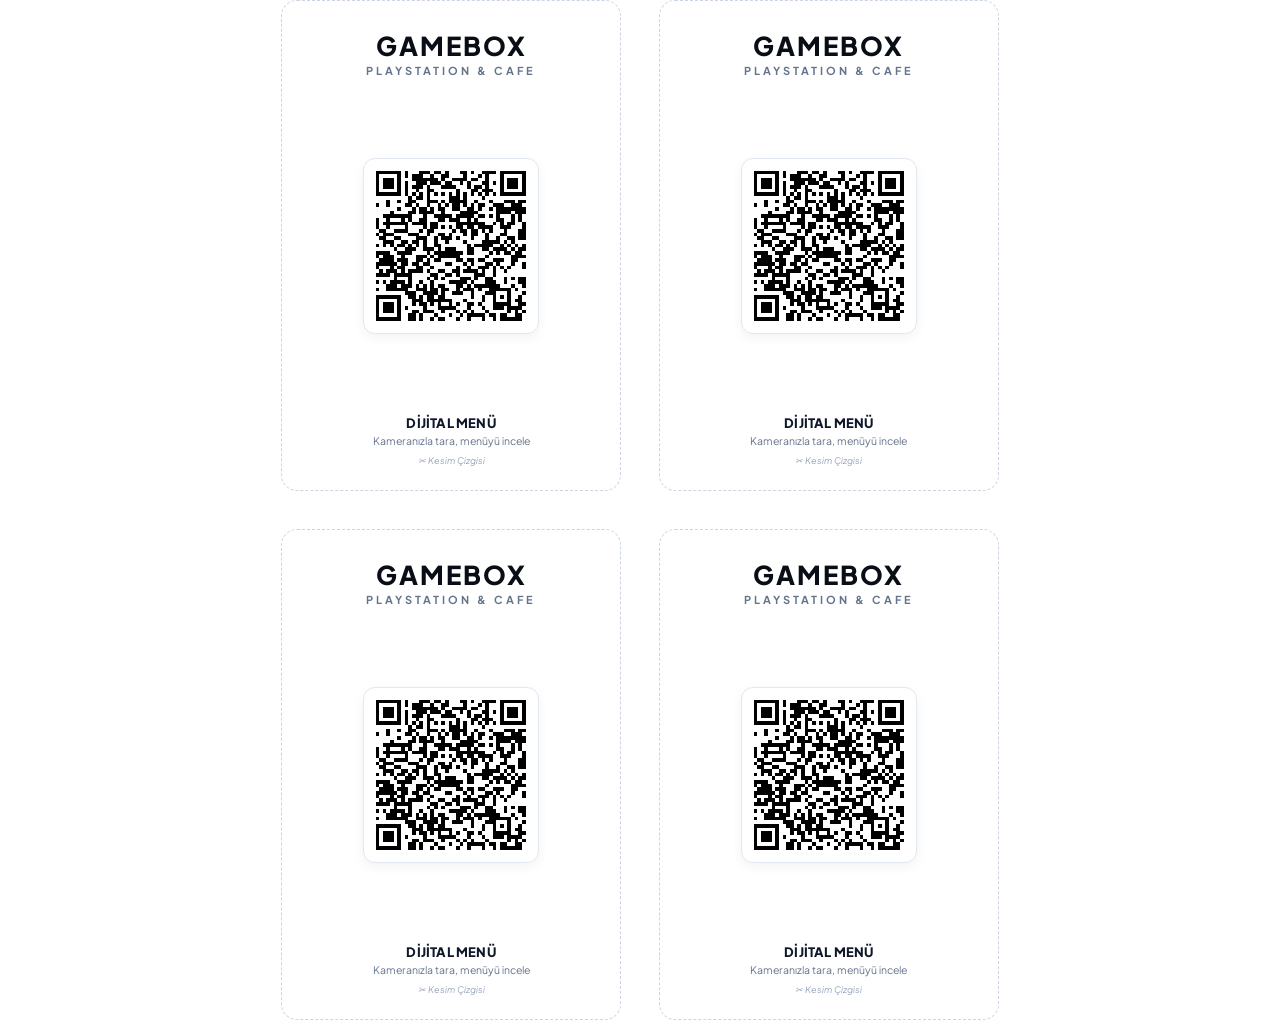
<file: print_template.html>
<!DOCTYPE html>
<html lang="tr">
<head>
  <meta charset="UTF-8">
  <title>GAMEBOX Masa QR Kartları</title>
  <style>
    @import url('https://fonts.googleapis.com/css2?family=Plus+Jakarta+Sans:wght@500;600;700;800;900&display=swap');

    @page {
      size: A4 portrait;
      margin: 10mm;
    }

    * {
      box-sizing: border-box;
      margin: 0;
      padding: 0;
    }

    body {
      font-family: 'Plus Jakarta Sans', -apple-system, BlinkMacSystemFont, "Segoe UI", Roboto, sans-serif;
      background: #ffffff;
      color: #0f172a;
      width: 190mm;
      margin: 0 auto;
    }

    /* A4 sayfasında 4 adet masa kartı (2 x 2 grid) */
    .sheet-grid {
      display: grid;
      grid-template-columns: 1fr 1fr;
      grid-template-rows: 1fr 1fr;
      gap: 10mm;
      height: 270mm;
    }

    .card {
      border: 1.5px dashed #cbd5e1;
      border-radius: 16px;
      padding: 24px 20px;
      display: flex;
      flex-direction: column;
      align-items: center;
      justify-content: space-between;
      text-align: center;
      background: #ffffff;
      position: relative;
    }

    .brand-top {
      margin-top: 4px;
    }

    .brand-name {
      font-size: 26px;
      font-weight: 900;
      letter-spacing: 2px;
      color: #090d16;
    }

    .brand-tag {
      font-size: 11px;
      font-weight: 700;
      letter-spacing: 3px;
      text-transform: uppercase;
      color: #64748b;
      margin-top: 2px;
    }

    .qr-container {
      background: #ffffff;
      padding: 12px;
      border-radius: 12px;
      border: 1px solid #e2e8f0;
      box-shadow: 0 4px 12px rgba(0, 0, 0, 0.05);
      display: flex;
      align-items: center;
      justify-content: center;
      margin: 14px 0;
    }

    .instruction {
      font-size: 13px;
      font-weight: 800;
      color: #0f172a;
      letter-spacing: 0.2px;
    }

    .sub-instruction {
      font-size: 10.5px;
      color: #64748b;
      margin-top: 3px;
    }

    .cut-label {
      font-size: 9px;
      color: #94a3b8;
      font-style: italic;
      margin-top: 8px;
    }
  </style>
</head>
<body>

  <div class="sheet-grid">
    <!-- Kart 1 -->
    <div class="card">
      <div class="brand-top">
        <div class="brand-name">GAMEBOX</div>
        <div class="brand-tag">PLAYSTATION & CAFE</div>
      </div>
      <div class="qr-container" id="qr1"></div>
      <div>
        <div class="instruction">DİJİTAL MENÜ</div>
        <div class="sub-instruction">Kameranızla tara, menüyü incele</div>
        <div class="cut-label">✂ Kesim Çizgisi</div>
      </div>
    </div>

    <!-- Kart 2 -->
    <div class="card">
      <div class="brand-top">
        <div class="brand-name">GAMEBOX</div>
        <div class="brand-tag">PLAYSTATION & CAFE</div>
      </div>
      <div class="qr-container" id="qr2"></div>
      <div>
        <div class="instruction">DİJİTAL MENÜ</div>
        <div class="sub-instruction">Kameranızla tara, menüyü incele</div>
        <div class="cut-label">✂ Kesim Çizgisi</div>
      </div>
    </div>

    <!-- Kart 3 -->
    <div class="card">
      <div class="brand-top">
        <div class="brand-name">GAMEBOX</div>
        <div class="brand-tag">PLAYSTATION & CAFE</div>
      </div>
      <div class="qr-container" id="qr3"></div>
      <div>
        <div class="instruction">DİJİTAL MENÜ</div>
        <div class="sub-instruction">Kameranızla tara, menüyü incele</div>
        <div class="cut-label">✂ Kesim Çizgisi</div>
      </div>
    </div>

    <!-- Kart 4 -->
    <div class="card">
      <div class="brand-top">
        <div class="brand-name">GAMEBOX</div>
        <div class="brand-tag">PLAYSTATION & CAFE</div>
      </div>
      <div class="qr-container" id="qr4"></div>
      <div>
        <div class="instruction">DİJİTAL MENÜ</div>
        <div class="sub-instruction">Kameranızla tara, menüyü incele</div>
        <div class="cut-label">✂ Kesim Çizgisi</div>
      </div>
    </div>
  </div>

  <script src="js/qrcode.min.js"></script>
  <script>
    const url = "https://ferhatsezgin.github.io/gamebox-qr/";
    const qrOptions = {
      text: url,
      width: 150,
      height: 150,
      colorDark: "#000000",
      colorLight: "#ffffff",
      correctLevel: QRCode.CorrectLevel.H
    };

    new QRCode(document.getElementById("qr1"), qrOptions);
    new QRCode(document.getElementById("qr2"), qrOptions);
    new QRCode(document.getElementById("qr3"), qrOptions);
    new QRCode(document.getElementById("qr4"), qrOptions);
  </script>
</body>
</html>
</file>
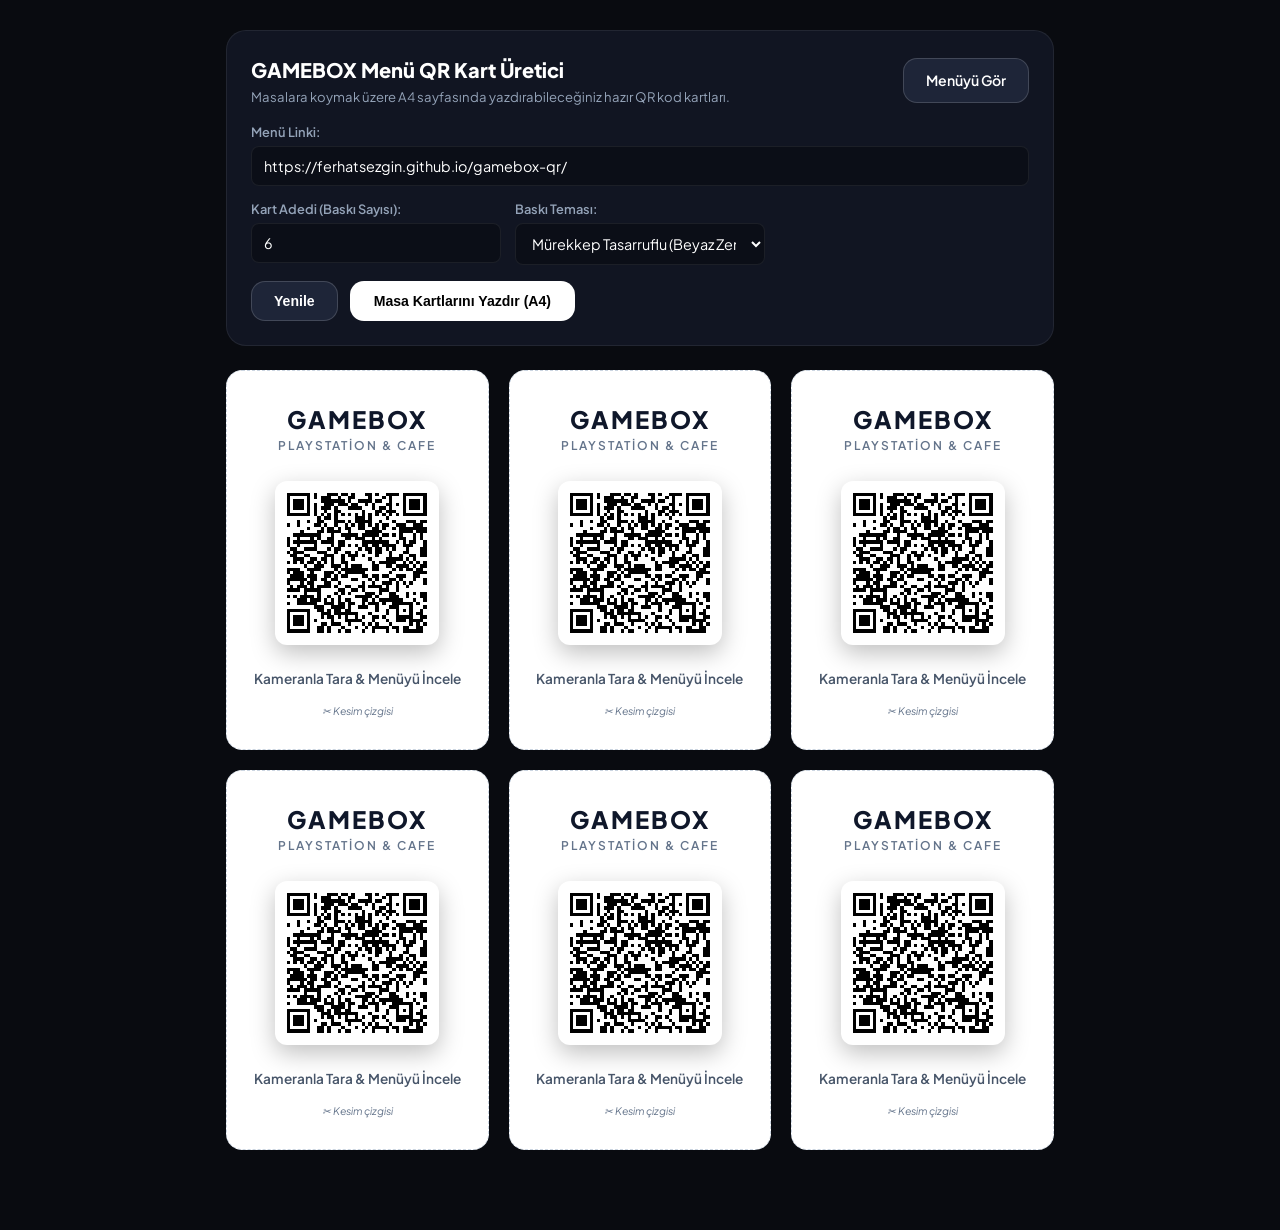
<file: qr-generator.html>
<!DOCTYPE html>
<html lang="tr">
<head>
  <meta charset="UTF-8">
  <meta name="viewport" content="width=device-width, initial-scale=1.0">
  <title>GAMEBOX | Menü QR Kod & Stand Kartı Üretici</title>
  <link rel="stylesheet" href="css/style.css">
  <style>
    .generator-wrap {
      max-width: 860px;
      margin: 30px auto;
      padding: 0 16px;
    }

    .settings-box {
      background: #111522;
      border: 1px solid var(--border-subtle);
      border-radius: var(--radius-lg);
      padding: 24px;
      margin-bottom: 24px;
    }

    .form-row {
      display: grid;
      grid-template-columns: repeat(auto-fit, minmax(220px, 1fr));
      gap: 14px;
      margin: 16px 0;
    }

    .form-group label {
      display: block;
      font-size: 0.8rem;
      font-weight: 600;
      color: var(--text-muted);
      margin-bottom: 4px;
    }

    .form-input {
      width: 100%;
      background: #0b0e17;
      border: 1px solid var(--border-subtle);
      border-radius: var(--radius-sm);
      padding: 10px 12px;
      color: #fff;
      font-size: 0.9rem;
      font-family: inherit;
    }

    .form-input:focus {
      outline: none;
      border-color: rgba(56, 189, 248, 0.4);
    }

    .btn-row {
      display: flex;
      gap: 12px;
      flex-wrap: wrap;
    }

    .btn-create {
      background: #1e2538;
      border: 1px solid var(--border-hover);
      color: #fff;
      padding: 11px 22px;
      border-radius: var(--radius-md);
      font-weight: 600;
      font-size: 0.88rem;
      cursor: pointer;
      display: inline-flex;
      align-items: center;
      gap: 6px;
    }

    .btn-print-action {
      background: #fff;
      color: #000;
      border: none;
      padding: 11px 24px;
      border-radius: var(--radius-md);
      font-weight: 700;
      font-size: 0.88rem;
      cursor: pointer;
      display: inline-flex;
      align-items: center;
      gap: 6px;
    }

    /* Kartlar */
    .cards-grid {
      display: grid;
      grid-template-columns: repeat(auto-fill, minmax(260px, 1fr));
      gap: 20px;
    }

    .menu-tent-card {
      background: #111522;
      border: 1px dashed rgba(255, 255, 255, 0.15);
      border-radius: 16px;
      padding: 30px 24px;
      text-align: center;
      display: flex;
      flex-direction: column;
      align-items: center;
      break-inside: avoid;
      page-break-inside: avoid;
    }

    .theme-light {
      background: #ffffff !important;
      color: #0f172a !important;
      border: 1px dashed #cbd5e1 !important;
    }
    .theme-light .card-brand-title { color: #0f172a !important; }
    .theme-light .card-subtext { color: #64748b !important; }

    .card-brand-title {
      font-size: 1.5rem;
      font-weight: 900;
      letter-spacing: 2px;
      color: #fff;
    }

    .card-subtext {
      font-size: 0.75rem;
      letter-spacing: 2px;
      text-transform: uppercase;
      color: var(--text-dim);
      margin-bottom: 16px;
      font-weight: 600;
    }

    .qr-box {
      background: #fff;
      padding: 12px;
      border-radius: 12px;
      margin: 10px 0;
      display: flex;
      align-items: center;
      justify-content: center;
      box-shadow: 0 8px 25px rgba(0,0,0,0.25);
    }

    .card-prompt {
      font-size: 0.85rem;
      font-weight: 600;
      color: var(--text-muted);
      margin-top: 14px;
    }
    .theme-light .card-prompt { color: #475569 !important; }

    /* Print Stilleri */
    @media print {
      body {
        background: #fff !important;
        color: #000 !important;
      }
      .settings-box, .btn-row, .header, .footer { display: none !important; }
      .generator-wrap { max-width: 100% !important; margin: 0 !important; padding: 0 !important; }
      .cards-grid {
        display: grid !important;
        grid-template-columns: 1fr 1fr !important;
        gap: 15mm !important;
      }
      .menu-tent-card {
        border: 1px dashed #999 !important;
        box-shadow: none !important;
      }
      @page { size: A4 portrait; margin: 10mm; }
    }
  </style>
</head>
<body>

  <div class="generator-wrap">
    <div class="settings-box">
      <div style="display: flex; justify-content: space-between; align-items: center; flex-wrap: wrap; gap: 10px;">
        <div>
          <h1 style="font-size: 1.25rem; font-weight: 800; color: #fff;">
            GAMEBOX Menü QR Kart Üretici
          </h1>
          <p style="font-size: 0.82rem; color: var(--text-muted); margin-top: 2px;">
            Masalara koymak üzere A4 sayfasında yazdırabileceğiniz hazır QR kod kartları.
          </p>
        </div>
        <a href="index.html" class="btn-create" style="text-decoration: none;">Menüyü Gör</a>
      </div>

      <div class="form-row">
        <div class="form-group" style="grid-column: 1 / -1;">
          <label>Menü Linki:</label>
          <input type="text" id="siteUrl" class="form-input" value="https://ferhatsezgin.github.io/gamebox-qr/">
        </div>

        <div class="form-group">
          <label>Kart Adedi (Baskı Sayısı):</label>
          <input type="number" id="cardCount" class="form-input" value="6" min="1" max="24">
        </div>

        <div class="form-group">
          <label>Baskı Teması:</label>
          <select id="themeSelect" class="form-input">
            <option value="light">Mürekkep Tasarruflu (Beyaz Zemin)</option>
            <option value="dark">Koyu Zemin (Dark)</option>
          </select>
        </div>
      </div>

      <div class="btn-row">
        <button type="button" class="btn-create" id="btnRefresh">Yenile</button>
        <button type="button" class="btn-print-action" id="btnPrint">Masa Kartlarını Yazdır (A4)</button>
      </div>
    </div>

    <div class="cards-grid" id="cardsGrid">
      <!-- Dinamik kartlar buraya eklenecek -->
    </div>
  </div>

  <script src="js/qrcode.min.js"></script>
  <script src="js/data.js"></script>
  <script>
    (function() {
      const siteUrl = document.getElementById("siteUrl");
      const cardCount = document.getElementById("cardCount");
      const themeSelect = document.getElementById("themeSelect");
      const cardsGrid = document.getElementById("cardsGrid");
      const btnRefresh = document.getElementById("btnRefresh");
      const btnPrint = document.getElementById("btnPrint");

      function renderCards() {
        cardsGrid.innerHTML = "";
        const url = siteUrl.value.trim() || "https://ferhatsezgin.github.io/gamebox-qr/";
        const count = parseInt(cardCount.value) || 6;
        const theme = themeSelect.value === "light" ? "theme-light" : "";

        for (let i = 1; i <= count; i++) {
          const card = document.createElement("div");
          card.className = `menu-tent-card ${theme}`;
          const qrId = `qr-code-${i}`;

          card.innerHTML = `
            <div class="card-brand-title">GAMEBOX</div>
            <div class="card-subtext">PlayStation & Cafe</div>

            <div class="qr-box" id="${qrId}"></div>

            <div class="card-prompt">Kameranla Tara & Menüyü İncele</div>
            <div style="font-size: 0.65rem; color: #64748b; margin-top: 14px; font-style: italic;">✂ Kesim çizgisi</div>
          `;

          cardsGrid.appendChild(card);

          new QRCode(document.getElementById(qrId), {
            text: url,
            width: 140,
            height: 140,
            colorDark: "#000000",
            colorLight: "#ffffff",
            correctLevel: QRCode.CorrectLevel.H
          });
        }
      }

      btnRefresh.onclick = renderCards;
      btnPrint.onclick = () => window.print();
      themeSelect.onchange = renderCards;

      renderCards();
    })();
  </script>
</body>
</html>
</file>
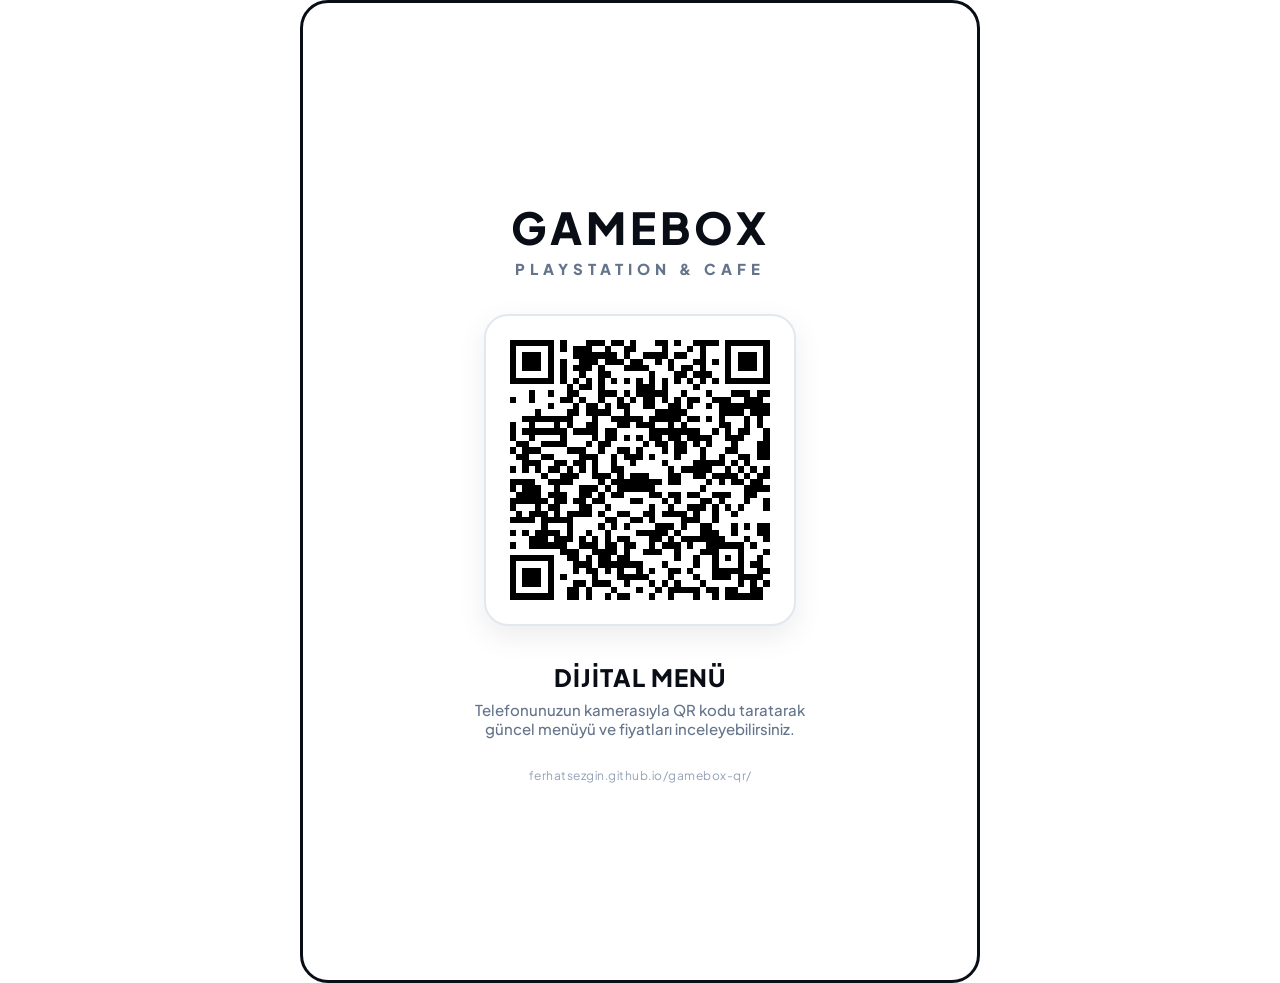
<file: single_stand_template.html>
<!DOCTYPE html>
<html lang="tr">
<head>
  <meta charset="UTF-8">
  <title>GAMEBOX Büyük Stand QR</title>
  <style>
    @import url('https://fonts.googleapis.com/css2?family=Plus+Jakarta+Sans:wght@500;600;700;800;900&display=swap');

    @page {
      size: A4 portrait;
      margin: 15mm;
    }

    * {
      box-sizing: border-box;
      margin: 0;
      padding: 0;
    }

    body {
      font-family: 'Plus Jakarta Sans', -apple-system, BlinkMacSystemFont, "Segoe UI", Roboto, sans-serif;
      background: #ffffff;
      color: #0f172a;
      width: 180mm;
      height: 260mm;
      margin: 0 auto;
      display: flex;
      flex-direction: column;
      align-items: center;
      justify-content: center;
      border: 3px solid #090d16;
      border-radius: 28px;
      padding: 40px 30px;
      text-align: center;
    }

    .brand-title {
      font-size: 44px;
      font-weight: 900;
      letter-spacing: 4px;
      color: #090d16;
      margin-bottom: 4px;
    }

    .brand-sub {
      font-size: 15px;
      font-weight: 800;
      letter-spacing: 5px;
      text-transform: uppercase;
      color: #64748b;
      margin-bottom: 36px;
    }

    .qr-frame {
      background: #ffffff;
      padding: 24px;
      border-radius: 24px;
      border: 2px solid #e2e8f0;
      box-shadow: 0 10px 30px rgba(0, 0, 0, 0.08);
      margin-bottom: 36px;
      display: inline-block;
    }

    .callout-title {
      font-size: 24px;
      font-weight: 800;
      letter-spacing: 1px;
      color: #090d16;
      text-transform: uppercase;
    }

    .callout-desc {
      font-size: 15px;
      color: #64748b;
      margin-top: 8px;
      font-weight: 500;
    }

    .footer-url {
      font-size: 12px;
      color: #94a3b8;
      margin-top: 30px;
      letter-spacing: 0.5px;
    }
  </style>
</head>
<body>

  <div>
    <div class="brand-title">GAMEBOX</div>
    <div class="brand-sub">PLAYSTATION & CAFE</div>
  </div>

  <div class="qr-frame" id="bigQr"></div>

  <div>
    <div class="callout-title">DİJİTAL MENÜ</div>
    <div class="callout-desc">Telefonunuzun kamerasıyla QR kodu taratarak<br>güncel menüyü ve fiyatları inceleyebilirsiniz.</div>
  </div>

  <div class="footer-url">ferhatsezgin.github.io/gamebox-qr/</div>

  <script src="js/qrcode.min.js"></script>
  <script>
    new QRCode(document.getElementById("bigQr"), {
      text: "https://ferhatsezgin.github.io/gamebox-qr/",
      width: 260,
      height: 260,
      colorDark: "#000000",
      colorLight: "#ffffff",
      correctLevel: QRCode.CorrectLevel.H
    });
  </script>
</body>
</html>
</file>
<file: css/style.css>
/* ===================================================================
   GAMEBOX PlayStation Cafe - Premium Minimalist Menü
   Modern, Sade ve Lüks Dark Lounge Tasarımı
   =================================================================== */

@import url('https://fonts.googleapis.com/css2?family=Plus+Jakarta+Sans:wght@400;500;600;700;800&display=swap');

:root {
  --bg: #090b10;
  --bg-card: #111520;
  --bg-card-hover: #161b2a;
  --bg-thumb: #0b0e15;
  
  --accent: #2563eb;
  --accent-glow: rgba(37, 99, 235, 0.25);
  --accent-cyan: #38bdf8;
  
  --text-main: #f1f5f9;
  --text-muted: #94a3b8;
  --text-dim: #64748b;
  
  --border-subtle: rgba(255, 255, 255, 0.07);
  --border-hover: rgba(255, 255, 255, 0.16);
  
  --radius-sm: 8px;
  --radius-md: 14px;
  --radius-lg: 20px;
  --radius-full: 9999px;
  
  --transition: all 0.2s ease;
}

*, *::before, *::after {
  box-sizing: border-box;
  margin: 0;
  padding: 0;
  -webkit-tap-highlight-color: transparent;
}

body {
  font-family: 'Plus Jakarta Sans', -apple-system, BlinkMacSystemFont, "Segoe UI", Roboto, sans-serif;
  background-color: var(--bg);
  color: var(--text-main);
  line-height: 1.5;
  min-height: 100vh;
  padding-bottom: 50px;
  overflow-x: hidden;
  -webkit-font-smoothing: antialiased;
}

.container {
  max-width: 620px;
  margin: 0 auto;
  padding: 0 16px;
}

/* ===================================================================
   HEADER & MARKA (SADE, CİDDİ & LÜKS)
   =================================================================== */

.header {
  padding-top: 28px;
  padding-bottom: 12px;
  text-align: center;
}

.brand-section {
  display: flex;
  flex-direction: column;
  align-items: center;
  margin-bottom: 20px;
}

.brand-title {
  font-size: 1.75rem;
  font-weight: 800;
  letter-spacing: 2px;
  color: #ffffff;
  display: flex;
  align-items: center;
  gap: 1px;
}

.brand-title span.accent {
  color: var(--accent-cyan);
}

.brand-subtitle {
  font-size: 0.78rem;
  letter-spacing: 3px;
  text-transform: uppercase;
  color: var(--text-dim);
  font-weight: 600;
  margin-top: 4px;
}

/* Canlı Arama Çubuğu */
.search-wrapper {
  position: relative;
  width: 100%;
  margin-top: 10px;
}

.search-icon {
  position: absolute;
  left: 16px;
  top: 50%;
  transform: translateY(-50%);
  color: var(--text-dim);
  pointer-events: none;
  display: flex;
  align-items: center;
}

.search-input {
  width: 100%;
  padding: 13px 16px 13px 44px;
  background: #111522;
  border: 1px solid var(--border-subtle);
  border-radius: var(--radius-md);
  color: #fff;
  font-size: 0.9rem;
  font-family: inherit;
  transition: var(--transition);
}

.search-input:focus {
  outline: none;
  border-color: rgba(56, 189, 248, 0.4);
  background: #141928;
  box-shadow: 0 0 20px rgba(56, 189, 248, 0.08);
}

.search-clear {
  position: absolute;
  right: 14px;
  top: 50%;
  transform: translateY(-50%);
  background: none;
  border: none;
  color: var(--text-dim);
  font-size: 0.9rem;
  cursor: pointer;
  padding: 4px;
  display: none;
}

/* ===================================================================
   KATEGORİ SEÇİCİ (MODERN PİLLER)
   =================================================================== */

.category-nav-wrapper {
  position: sticky;
  top: 0;
  z-index: 50;
  background: rgba(9, 11, 16, 0.92);
  backdrop-filter: blur(16px);
  -webkit-backdrop-filter: blur(16px);
  padding: 12px 0;
  margin: 10px -16px 14px -16px;
  padding-left: 16px;
  padding-right: 16px;
  border-bottom: 1px solid rgba(255, 255, 255, 0.04);
}

.category-chips {
  display: flex;
  gap: 8px;
  overflow-x: auto;
  scroll-behavior: smooth;
  scrollbar-width: none;
  -ms-overflow-style: none;
  padding: 2px 0;
}

.category-chips::-webkit-scrollbar {
  display: none;
}

.category-chip {
  flex-shrink: 0;
  padding: 8px 16px;
  border-radius: var(--radius-full);
  background: #121624;
  border: 1px solid var(--border-subtle);
  color: var(--text-muted);
  font-size: 0.82rem;
  font-weight: 600;
  letter-spacing: 0.3px;
  cursor: pointer;
  transition: var(--transition);
  display: inline-flex;
  align-items: center;
  gap: 6px;
  white-space: nowrap;
}

.category-chip:hover {
  background: #181d2e;
  color: #fff;
  border-color: var(--border-hover);
}

.category-chip.active {
  background: #fff;
  color: #090b10;
  border-color: #fff;
  font-weight: 700;
}

.category-chip .count-badge {
  font-size: 0.72rem;
  opacity: 0.6;
}

/* ===================================================================
   ÜRÜN KARTLARI
   =================================================================== */

.section-header {
  display: flex;
  align-items: center;
  justify-content: space-between;
  margin: 24px 0 14px 0;
  padding-bottom: 8px;
}

.section-header h2 {
  font-size: 0.95rem;
  font-weight: 700;
  text-transform: uppercase;
  letter-spacing: 1px;
  color: var(--text-muted);
}

.section-header .item-counter {
  font-size: 0.78rem;
  color: var(--text-dim);
}

.products-grid {
  display: flex;
  flex-direction: column;
  gap: 8px;
}

.product-card {
  background: var(--bg-card);
  border: 1px solid var(--border-subtle);
  border-radius: var(--radius-md);
  padding: 12px 16px;
  display: flex;
  align-items: center;
  gap: 14px;
  transition: var(--transition);
  cursor: pointer;
}

.product-card:hover {
  border-color: var(--border-hover);
  background: var(--bg-card-hover);
  transform: translateY(-1px);
}

.product-thumb {
  width: 60px;
  height: 60px;
  border-radius: var(--radius-sm);
  background: var(--bg-thumb);
  border: 1px solid rgba(255, 255, 255, 0.04);
  display: flex;
  align-items: center;
  justify-content: center;
  padding: 4px;
  flex-shrink: 0;
  overflow: hidden;
}

.product-thumb img {
  max-width: 100%;
  max-height: 100%;
  object-fit: contain;
  transition: transform 0.2s ease;
}

.product-card:hover .product-thumb img {
  transform: scale(1.05);
}

.product-info {
  flex: 1;
  min-width: 0;
}

.product-name {
  font-size: 0.98rem;
  font-weight: 700;
  color: #fff;
  line-height: 1.3;
}

.product-desc {
  font-size: 0.78rem;
  color: var(--text-muted);
  line-height: 1.35;
  margin-top: 2px;
}

/* Sade & Asil Fiyat Rozeti */
.product-price-tag {
  flex-shrink: 0;
  padding-left: 8px;
}

.price-pill {
  background: #171d2b;
  border: 1px solid rgba(255, 255, 255, 0.08);
  padding: 6px 14px;
  border-radius: var(--radius-full);
  display: inline-flex;
  align-items: baseline;
  gap: 3px;
  transition: var(--transition);
}

.product-card:hover .price-pill {
  border-color: rgba(56, 189, 248, 0.35);
  background: #1c2335;
}

.price-pill .price-num {
  font-size: 1.05rem;
  font-weight: 800;
  color: #fff;
}

.price-pill .price-curr {
  font-size: 0.8rem;
  font-weight: 600;
  color: var(--accent-cyan);
}

/* ===================================================================
   MODAL / LIGHTBOX
   =================================================================== */

.preview-modal-backdrop {
  position: fixed;
  inset: 0;
  background: rgba(0, 0, 0, 0.85);
  backdrop-filter: blur(12px);
  -webkit-backdrop-filter: blur(12px);
  z-index: 200;
  display: flex;
  align-items: center;
  justify-content: center;
  padding: 20px;
  opacity: 0;
  pointer-events: none;
  transition: opacity 0.2s ease;
}

.preview-modal-backdrop.open {
  opacity: 1;
  pointer-events: auto;
}

.preview-card {
  background: #111522;
  border: 1px solid rgba(255, 255, 255, 0.1);
  border-radius: var(--radius-lg);
  width: 100%;
  max-width: 380px;
  padding: 28px 24px;
  text-align: center;
  position: relative;
  box-shadow: 0 25px 60px rgba(0, 0, 0, 0.8);
  transform: scale(0.95);
  transition: transform 0.2s cubic-bezier(0.16, 1, 0.3, 1);
}

.preview-modal-backdrop.open .preview-card {
  transform: scale(1);
}

.preview-close-btn {
  position: absolute;
  top: 14px;
  right: 14px;
  background: rgba(255, 255, 255, 0.08);
  border: none;
  color: #fff;
  width: 32px;
  height: 32px;
  border-radius: 50%;
  cursor: pointer;
  display: flex;
  align-items: center;
  justify-content: center;
  font-size: 1rem;
  transition: var(--transition);
}

.preview-close-btn:hover {
  background: rgba(255, 255, 255, 0.16);
}

.preview-img-container {
  width: 170px;
  height: 170px;
  margin: 10px auto 16px auto;
  display: flex;
  align-items: center;
  justify-content: center;
}

.preview-img-container img {
  max-width: 100%;
  max-height: 100%;
  object-fit: contain;
  filter: drop-shadow(0 10px 20px rgba(0,0,0,0.5));
}

.preview-title {
  font-size: 1.25rem;
  font-weight: 800;
  color: #fff;
  margin-bottom: 4px;
}

.preview-desc {
  font-size: 0.85rem;
  color: var(--text-muted);
  margin-bottom: 16px;
}

.preview-price {
  font-size: 1.5rem;
  font-weight: 800;
  color: var(--accent-cyan);
}

/* Footer */
.footer {
  margin-top: 50px;
  padding-top: 24px;
  border-top: 1px solid rgba(255, 255, 255, 0.05);
  text-align: center;
  color: var(--text-dim);
  font-size: 0.8rem;
  letter-spacing: 0.5px;
}
</file>
